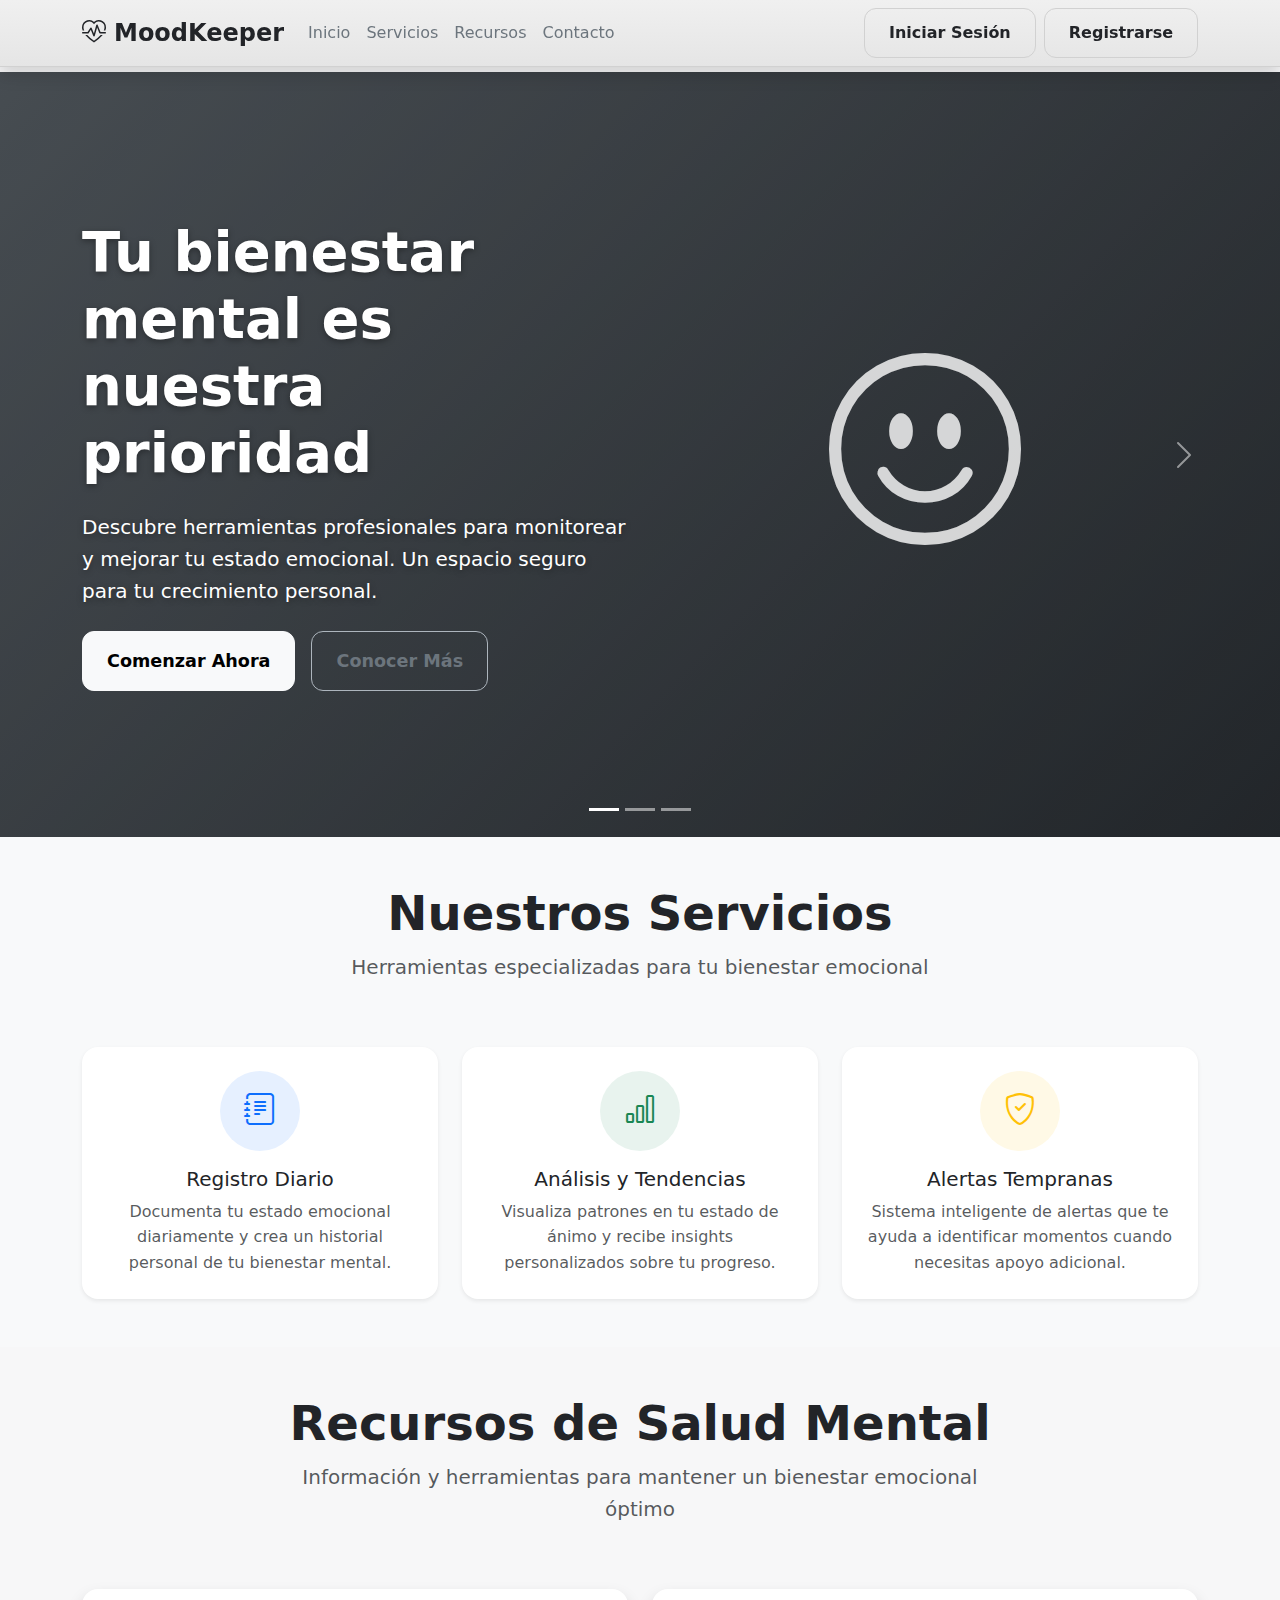
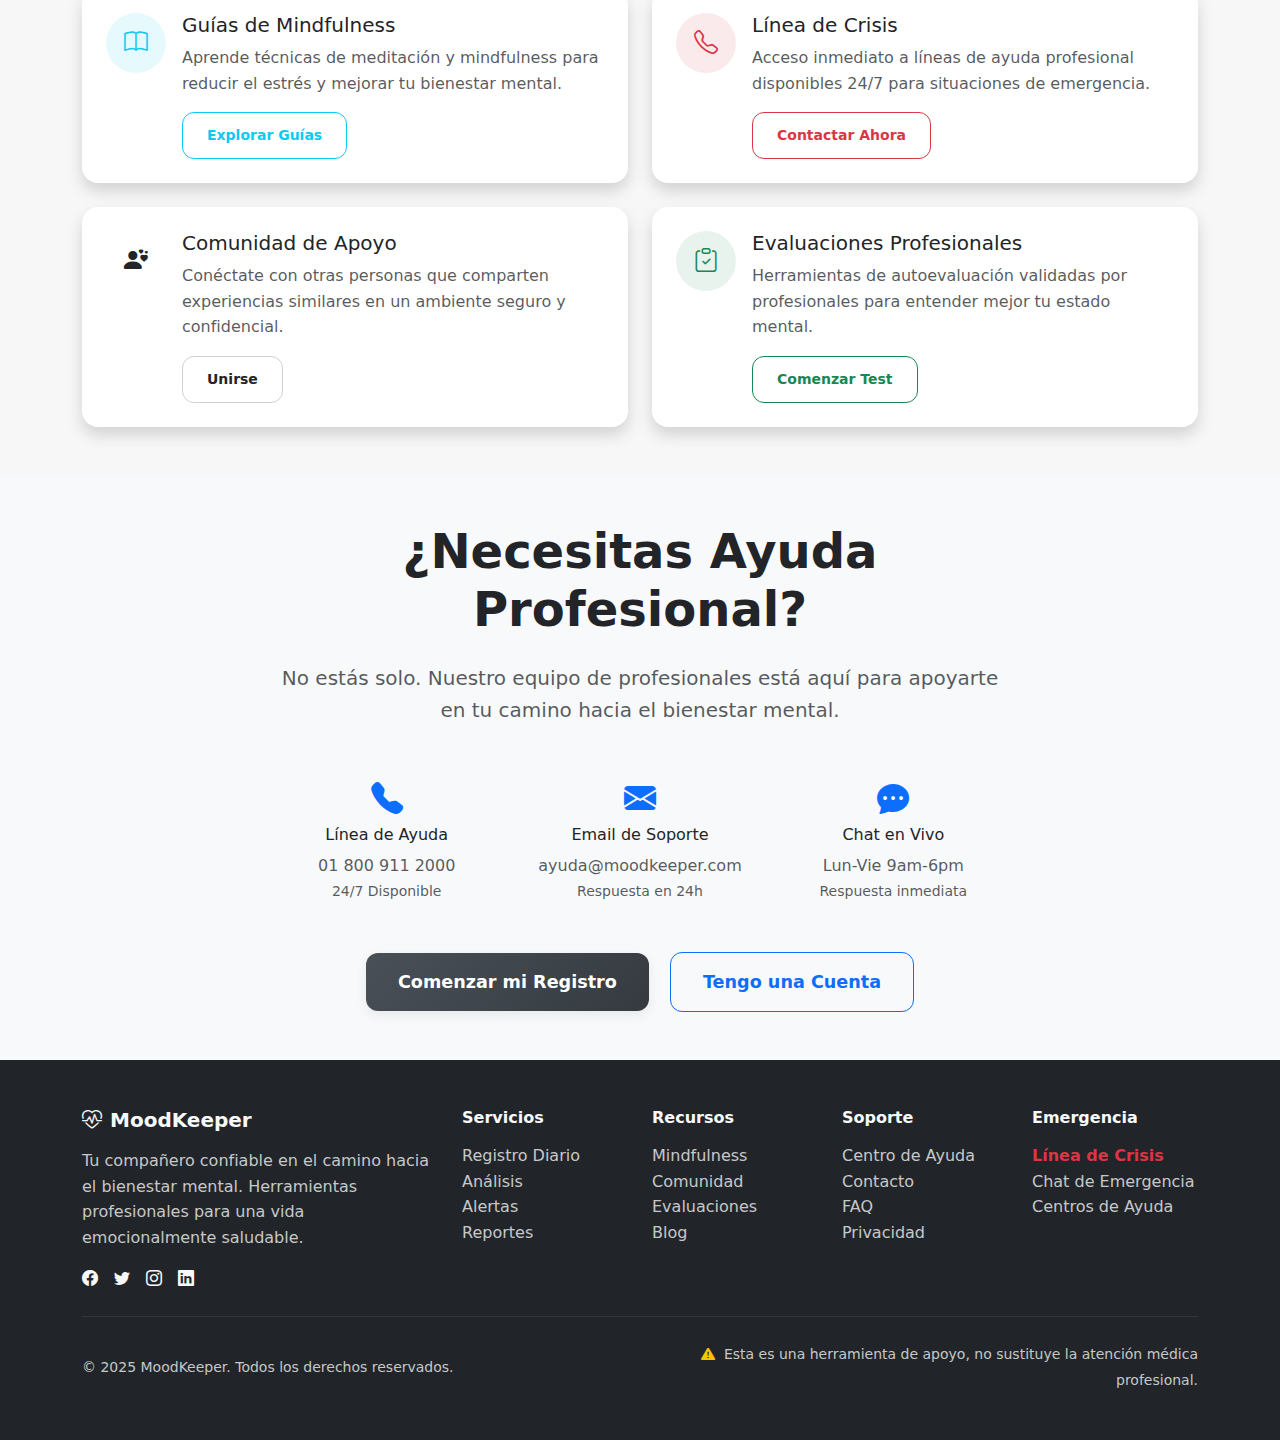
<file: frontend/index.html>
<!doctype html>
<html lang="es">
  <head>
    <meta charset="utf-8" />
    <meta name="viewport" content="width=device-width, initial-scale=1" />
    <title>MoodKeeper — Tu Bienestar Mental Importa</title>
    <link href="https://cdn.jsdelivr.net/npm/bootstrap@5.3.2/dist/css/bootstrap.min.css" rel="stylesheet">
    <link href="https://cdn.jsdelivr.net/npm/bootstrap-icons@1.11.2/font/bootstrap-icons.css" rel="stylesheet">
    <link href="styles.css" rel="stylesheet">
  </head>
  <body id="page-home" data-has-fixed-navbar="true">
    <!-- Navigation -->
    <nav class="navbar navbar-expand-lg navbar-dark bg-primary fixed-top shadow">
      <div class="container">
        <a class="navbar-brand fw-bold" href="index.html">
          <i class="bi bi-heart-pulse me-2"></i>MoodKeeper
        </a>
        <button class="navbar-toggler" type="button" data-bs-toggle="collapse" data-bs-target="#navbarNav">
          <span class="navbar-toggler-icon"></span>
        </button>
        <div class="collapse navbar-collapse" id="navbarNav">
          <ul class="navbar-nav me-auto">
            <li class="nav-item">
              <a class="nav-link active" href="#">Inicio</a>
            </li>
            <li class="nav-item">
              <a class="nav-link" href="#servicios">Servicios</a>
            </li>
            <li class="nav-item">
              <a class="nav-link" href="#recursos">Recursos</a>
            </li>
            <li class="nav-item">
              <a class="nav-link" href="#contacto">Contacto</a>
            </li>
          </ul>
          <div id="navAuth" class="d-flex">
            <a class="btn btn-outline-light me-2" href="login.html">Iniciar Sesión</a>
            <a class="btn btn-light" href="register.html">Registrarse</a>
          </div>
        </div>
      </div>
    </nav>

    <!-- Hero Carousel -->
  <div id="heroCarousel" class="carousel slide carousel-fade" data-bs-ride="carousel">
      <div class="carousel-indicators">
        <button type="button" data-bs-target="#heroCarousel" data-bs-slide-to="0" class="active"></button>
        <button type="button" data-bs-target="#heroCarousel" data-bs-slide-to="1"></button>
        <button type="button" data-bs-target="#heroCarousel" data-bs-slide-to="2"></button>
      </div>
      <div class="carousel-inner">
        <div class="carousel-item active">
          <div class="hero-slide bg-gradient-primary">
            <div class="container">
              <div class="row align-items-center min-vh-75">
                <div class="col-lg-6">
                  <h1 class="display-4 fw-bold text-white mb-4">Tu bienestar mental es nuestra prioridad</h1>
                  <p class="lead text-white-75 mb-4">Descubre herramientas profesionales para monitorear y mejorar tu estado emocional. Un espacio seguro para tu crecimiento personal.</p>
                  <div class="d-flex flex-column flex-sm-row gap-3">
                    <a href="register.html" class="btn btn-light btn-lg px-4">Comenzar Ahora</a>
                    <a href="#servicios" class="btn btn-outline-light btn-lg px-4">Conocer Más</a>
                  </div>
                </div>
                <div class="col-lg-6 text-center">
                  <i class="bi bi-emoji-smile text-white" style="font-size: 12rem; opacity: 0.8;"></i>
                </div>
              </div>
            </div>
          </div>
        </div>
        <div class="carousel-item">
          <div class="hero-slide bg-gradient-success">
            <div class="container">
              <div class="row align-items-center min-vh-75">
                <div class="col-lg-6">
                  <h1 class="display-4 fw-bold text-white mb-4">Monitorea tu progreso diario</h1>
                  <p class="lead text-white-75 mb-4">Registra tus emociones, identifica patrones y recibe insights personalizados para mantener un equilibrio emocional saludable.</p>
                  <div class="d-flex flex-column flex-sm-row gap-3">
                    <a href="dashboard.html" class="btn btn-light btn-lg px-4">Ver Dashboard</a>
                    <a href="#recursos" class="btn btn-outline-light btn-lg px-4">Recursos</a>
                  </div>
                </div>
                <div class="col-lg-6 text-center">
                  <i class="bi bi-graph-up text-white" style="font-size: 12rem; opacity: 0.8;"></i>
                </div>
              </div>
            </div>
          </div>
        </div>
        <div class="carousel-item">
          <div class="hero-slide bg-gradient-info">
            <div class="container">
              <div class="row align-items-center min-vh-75">
                <div class="col-lg-6">
                  <h1 class="display-4 fw-bold text-white mb-4">Apoyo profesional cuando lo necesites</h1>
                  <p class="lead text-white-75 mb-4">Accede a recursos especializados, técnicas de mindfulness y conexión con profesionales de la salud mental.</p>
                  <div class="d-flex flex-column flex-sm-row gap-3">
                    <a href="#contacto" class="btn btn-light btn-lg px-4">Buscar Ayuda</a>
                    <a href="login.html" class="btn btn-outline-light btn-lg px-4">Iniciar Sesión</a>
                  </div>
                </div>
                <div class="col-lg-6 text-center">
                  <i class="bi bi-people text-white" style="font-size: 12rem; opacity: 0.8;"></i>
                </div>
              </div>
            </div>
          </div>
        </div>
      </div>
      <button class="carousel-control-prev" type="button" data-bs-target="#heroCarousel" data-bs-slide="prev">
        <span class="carousel-control-prev-icon"></span>
      </button>
      <button class="carousel-control-next" type="button" data-bs-target="#heroCarousel" data-bs-slide="next">
        <span class="carousel-control-next-icon"></span>
      </button>
    </div>

    <!-- Services Section -->
    <section id="servicios" class="py-5 bg-light">
      <div class="container">
        <div class="row">
          <div class="col-lg-8 mx-auto text-center mb-5">
            <h2 class="display-5 fw-bold">Nuestros Servicios</h2>
            <p class="lead text-muted">Herramientas especializadas para tu bienestar emocional</p>
          </div>
        </div>
        <div class="row g-4">
          <div class="col-md-4">
            <div class="card h-100 shadow-sm border-0">
              <div class="card-body text-center p-4">
                <div class="bg-primary bg-opacity-10 rounded-circle d-inline-flex align-items-center justify-content-center mb-3" style="width: 80px; height: 80px;">
                  <i class="bi bi-journal-text text-primary" style="font-size: 2rem;"></i>
                </div>
                <h5 class="card-title">Registro Diario</h5>
                <p class="card-text text-muted">Documenta tu estado emocional diariamente y crea un historial personal de tu bienestar mental.</p>
              </div>
            </div>
          </div>
          <div class="col-md-4">
            <div class="card h-100 shadow-sm border-0">
              <div class="card-body text-center p-4">
                <div class="bg-success bg-opacity-10 rounded-circle d-inline-flex align-items-center justify-content-center mb-3" style="width: 80px; height: 80px;">
                  <i class="bi bi-bar-chart text-success" style="font-size: 2rem;"></i>
                </div>
                <h5 class="card-title">Análisis y Tendencias</h5>
                <p class="card-text text-muted">Visualiza patrones en tu estado de ánimo y recibe insights personalizados sobre tu progreso.</p>
              </div>
            </div>
          </div>
          <div class="col-md-4">
            <div class="card h-100 shadow-sm border-0">
              <div class="card-body text-center p-4">
                <div class="bg-warning bg-opacity-10 rounded-circle d-inline-flex align-items-center justify-content-center mb-3" style="width: 80px; height: 80px;">
                  <i class="bi bi-shield-check text-warning" style="font-size: 2rem;"></i>
                </div>
                <h5 class="card-title">Alertas Tempranas</h5>
                <p class="card-text text-muted">Sistema inteligente de alertas que te ayuda a identificar momentos cuando necesitas apoyo adicional.</p>
              </div>
            </div>
          </div>
        </div>
      </div>
    </section>

    <!-- Mental Health Resources -->
    <section id="recursos" class="py-5">
      <div class="container">
        <div class="row">
          <div class="col-lg-8 mx-auto text-center mb-5">
            <h2 class="display-5 fw-bold">Recursos de Salud Mental</h2>
            <p class="lead text-muted">Información y herramientas para mantener un bienestar emocional óptimo</p>
          </div>
        </div>
        <div class="row g-4">
          <div class="col-lg-6">
            <div class="card border-0 shadow">
              <div class="card-body p-4">
                <div class="d-flex align-items-start">
                  <div class="bg-info bg-opacity-10 rounded-circle d-flex align-items-center justify-content-center me-3" style="width: 60px; height: 60px; flex-shrink: 0;">
                    <i class="bi bi-book text-info" style="font-size: 1.5rem;"></i>
                  </div>
                  <div>
                    <h5 class="mb-2">Guías de Mindfulness</h5>
                    <p class="text-muted mb-3">Aprende técnicas de meditación y mindfulness para reducir el estrés y mejorar tu bienestar mental.</p>
                    <a href="#" class="btn btn-outline-info btn-sm">Explorar Guías</a>
                  </div>
                </div>
              </div>
            </div>
          </div>
          <div class="col-lg-6">
            <div class="card border-0 shadow">
              <div class="card-body p-4">
                <div class="d-flex align-items-start">
                  <div class="bg-danger bg-opacity-10 rounded-circle d-flex align-items-center justify-content-center me-3" style="width: 60px; height: 60px; flex-shrink: 0;">
                    <i class="bi bi-telephone text-danger" style="font-size: 1.5rem;"></i>
                  </div>
                  <div>
                    <h5 class="mb-2">Línea de Crisis</h5>
                    <p class="text-muted mb-3">Acceso inmediato a líneas de ayuda profesional disponibles 24/7 para situaciones de emergencia.</p>
                    <a href="#" class="btn btn-outline-danger btn-sm">Contactar Ahora</a>
                  </div>
                </div>
              </div>
            </div>
          </div>
          <div class="col-lg-6">
            <div class="card border-0 shadow">
              <div class="card-body p-4">
                <div class="d-flex align-items-start">
                  <div class="bg-purple bg-opacity-10 rounded-circle d-flex align-items-center justify-content-center me-3" style="width: 60px; height: 60px; flex-shrink: 0;">
                    <i class="bi bi-person-hearts text-purple" style="font-size: 1.5rem;"></i>
                  </div>
                  <div>
                    <h5 class="mb-2">Comunidad de Apoyo</h5>
                    <p class="text-muted mb-3">Conéctate con otras personas que comparten experiencias similares en un ambiente seguro y confidencial.</p>
                    <a href="#" class="btn btn-outline-secondary btn-sm">Unirse</a>
                  </div>
                </div>
              </div>
            </div>
          </div>
          <div class="col-lg-6">
            <div class="card border-0 shadow">
              <div class="card-body p-4">
                <div class="d-flex align-items-start">
                  <div class="bg-success bg-opacity-10 rounded-circle d-flex align-items-center justify-content-center me-3" style="width: 60px; height: 60px; flex-shrink: 0;">
                    <i class="bi bi-clipboard-check text-success" style="font-size: 1.5rem;"></i>
                  </div>
                  <div>
                    <h5 class="mb-2">Evaluaciones Profesionales</h5>
                    <p class="text-muted mb-3">Herramientas de autoevaluación validadas por profesionales para entender mejor tu estado mental.</p>
                    <a href="#" class="btn btn-outline-success btn-sm">Comenzar Test</a>
                  </div>
                </div>
              </div>
            </div>
          </div>
        </div>
      </div>
    </section>

    <!-- Contact Section -->
    <section id="contacto" class="py-5 bg-light">
      <div class="container">
        <div class="row">
          <div class="col-lg-8 mx-auto text-center">
            <h2 class="display-5 fw-bold mb-4">¿Necesitas Ayuda Profesional?</h2>
            <p class="lead text-muted mb-4">No estás solo. Nuestro equipo de profesionales está aquí para apoyarte en tu camino hacia el bienestar mental.</p>
            <div class="row g-4 mt-4">
              <div class="col-md-4">
                <div class="text-center">
                  <i class="bi bi-telephone-fill text-primary mb-3" style="font-size: 2rem;"></i>
                  <h6>Línea de Ayuda</h6>
                  <p class="text-muted mb-0">01 800 911 2000</p>
                  <small class="text-muted">24/7 Disponible</small>
                </div>
              </div>
              <div class="col-md-4">
                <div class="text-center">
                  <i class="bi bi-envelope-fill text-primary mb-3" style="font-size: 2rem;"></i>
                  <h6>Email de Soporte</h6>
                  <p class="text-muted mb-0">ayuda@moodkeeper.com</p>
                  <small class="text-muted">Respuesta en 24h</small>
                </div>
              </div>
              <div class="col-md-4">
                <div class="text-center">
                  <i class="bi bi-chat-dots-fill text-primary mb-3" style="font-size: 2rem;"></i>
                  <h6>Chat en Vivo</h6>
                  <p class="text-muted mb-0">Lun-Vie 9am-6pm</p>
                  <small class="text-muted">Respuesta inmediata</small>
                </div>
              </div>
            </div>
            <div class="mt-5">
              <a href="register.html" class="btn btn-primary btn-lg me-3">Comenzar mi Registro</a>
              <a href="login.html" class="btn btn-outline-primary btn-lg">Tengo una Cuenta</a>
            </div>
          </div>
        </div>
      </div>
    </section>

    <!-- Footer -->
    <footer class="bg-dark text-light py-5">
      <div class="container">
        <div class="row g-4">
          <div class="col-lg-4">
            <h5 class="fw-bold mb-3">
              <i class="bi bi-heart-pulse me-2"></i>MoodKeeper
            </h5>
            <p class="text-light-75">Tu compañero confiable en el camino hacia el bienestar mental. Herramientas profesionales para una vida emocionalmente saludable.</p>
            <div class="d-flex gap-3">
              <a href="#" class="text-light"><i class="bi bi-facebook"></i></a>
              <a href="#" class="text-light"><i class="bi bi-twitter"></i></a>
              <a href="#" class="text-light"><i class="bi bi-instagram"></i></a>
              <a href="#" class="text-light"><i class="bi bi-linkedin"></i></a>
            </div>
          </div>
          <div class="col-lg-2">
            <h6 class="fw-bold mb-3">Servicios</h6>
            <ul class="list-unstyled">
              <li><a href="#" class="text-light-75 text-decoration-none">Registro Diario</a></li>
              <li><a href="#" class="text-light-75 text-decoration-none">Análisis</a></li>
              <li><a href="#" class="text-light-75 text-decoration-none">Alertas</a></li>
              <li><a href="#" class="text-light-75 text-decoration-none">Reportes</a></li>
            </ul>
          </div>
          <div class="col-lg-2">
            <h6 class="fw-bold mb-3">Recursos</h6>
            <ul class="list-unstyled">
              <li><a href="#" class="text-light-75 text-decoration-none">Mindfulness</a></li>
              <li><a href="#" class="text-light-75 text-decoration-none">Comunidad</a></li>
              <li><a href="#" class="text-light-75 text-decoration-none">Evaluaciones</a></li>
              <li><a href="#" class="text-light-75 text-decoration-none">Blog</a></li>
            </ul>
          </div>
          <div class="col-lg-2">
            <h6 class="fw-bold mb-3">Soporte</h6>
            <ul class="list-unstyled">
              <li><a href="#" class="text-light-75 text-decoration-none">Centro de Ayuda</a></li>
              <li><a href="#" class="text-light-75 text-decoration-none">Contacto</a></li>
              <li><a href="#" class="text-light-75 text-decoration-none">FAQ</a></li>
              <li><a href="#" class="text-light-75 text-decoration-none">Privacidad</a></li>
            </ul>
          </div>
          <div class="col-lg-2">
            <h6 class="fw-bold mb-3">Emergencia</h6>
            <ul class="list-unstyled">
              <li><a href="#" class="text-danger text-decoration-none fw-bold">Línea de Crisis</a></li>
              <li><a href="#" class="text-light-75 text-decoration-none">Chat de Emergencia</a></li>
              <li><a href="#" class="text-light-75 text-decoration-none">Centros de Ayuda</a></li>
            </ul>
          </div>
        </div>
        <hr class="my-4 border-secondary">
        <div class="row align-items-center">
          <div class="col-md-6">
            <small class="text-light-75">&copy; 2025 MoodKeeper. Todos los derechos reservados.</small>
          </div>
          <div class="col-md-6 text-md-end">
            <small class="text-light-75">
              <span class="text-warning"><i class="bi bi-exclamation-triangle-fill me-1"></i></span>
              Esta es una herramienta de apoyo, no sustituye la atención médica profesional.
            </small>
          </div>
        </div>
      </div>
    </footer>

    <script src="https://cdn.jsdelivr.net/npm/bootstrap@5.3.2/dist/js/bootstrap.bundle.min.js"></script>
    <script src="app.js"></script>
  </body>
  </html>
</file>
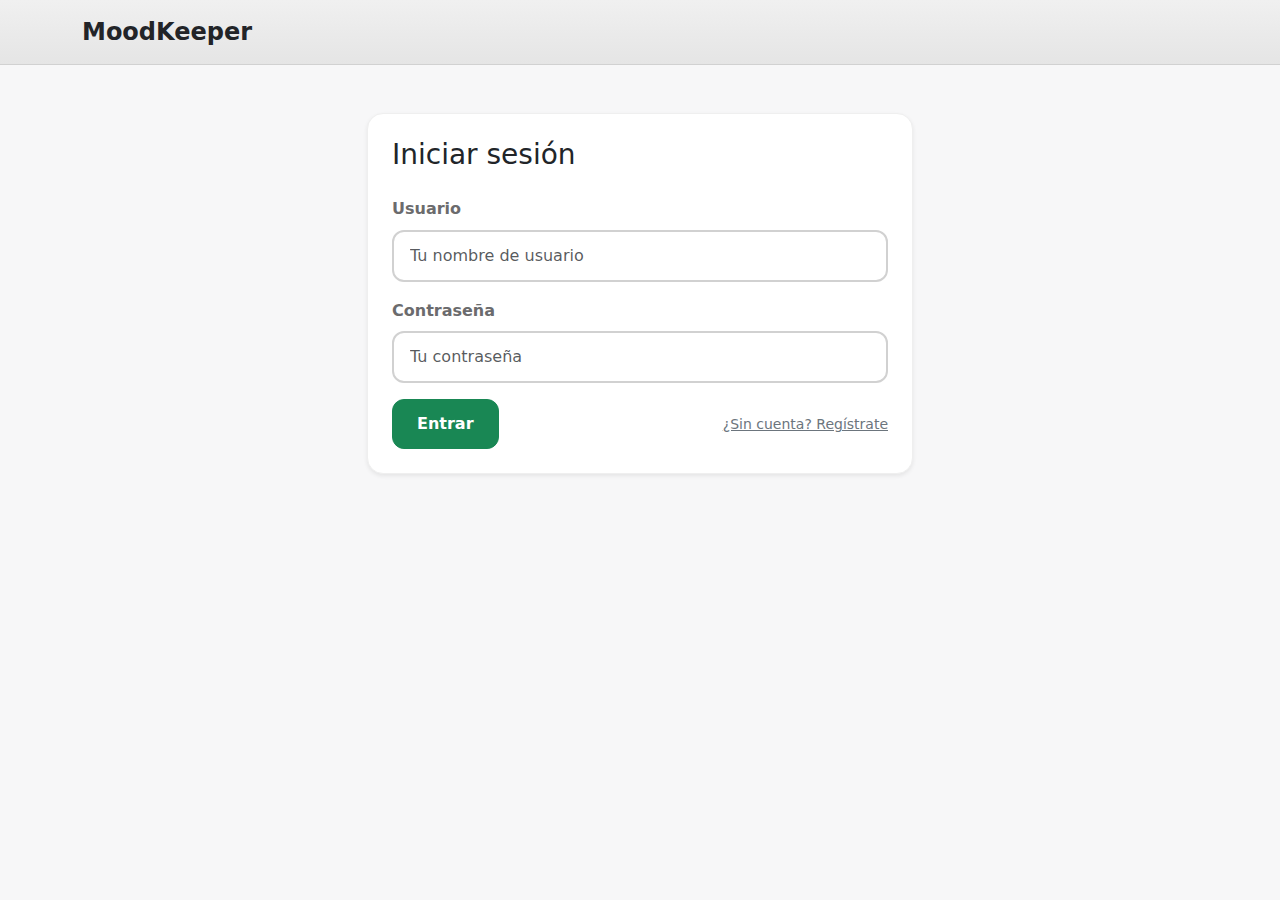
<file: frontend/login.html>
<!doctype html>
<html lang="es">
  <head>
    <meta charset="utf-8" />
    <meta name="viewport" content="width=device-width, initial-scale=1" />
    <title>MoodKeeper — Login</title>
    <link href="https://cdn.jsdelivr.net/npm/bootstrap@5.3.2/dist/css/bootstrap.min.css" rel="stylesheet">
    <link href="styles.css" rel="stylesheet">
  </head>
  <body id="page-login">
    <nav class="mk-navbar navbar navbar-expand-lg navbar-light bg-light">
      <div class="container">
        <a class="navbar-brand" href="index.html">MoodKeeper</a>
      </div>
    </nav>

    <main class="container mt-5">
      <div class="row justify-content-center">
        <div class="col-md-6">
          <div class="card p-4 shadow-sm">
            <h3 class="mb-4">Iniciar sesión</h3>
            <form id="formLogin">
              <div class="mb-3">
                <label class="form-label" for="loginHandle">Usuario</label>
                <input class="form-control" id="loginHandle" type="text" placeholder="Tu nombre de usuario" required autocomplete="username">
              </div>
              <div class="mb-3">
                <label class="form-label" for="loginSecret">Contraseña</label>
                <input class="form-control" id="loginSecret" type="password" placeholder="Tu contraseña" required autocomplete="current-password">
              </div>
              <div class="d-flex justify-content-between align-items-center">
                <button class="btn btn-success" type="submit" id="btnLogin">Entrar</button>
                <a href="register.html" class="small">¿Sin cuenta? Regístrate</a>
              </div>
            </form>
          </div>
        </div>
      </div>
    </main>

    <script src="https://cdn.jsdelivr.net/npm/bootstrap@5.3.2/dist/js/bootstrap.bundle.min.js"></script>
    <script src="app.js"></script>
  </body>
</html>
</file>
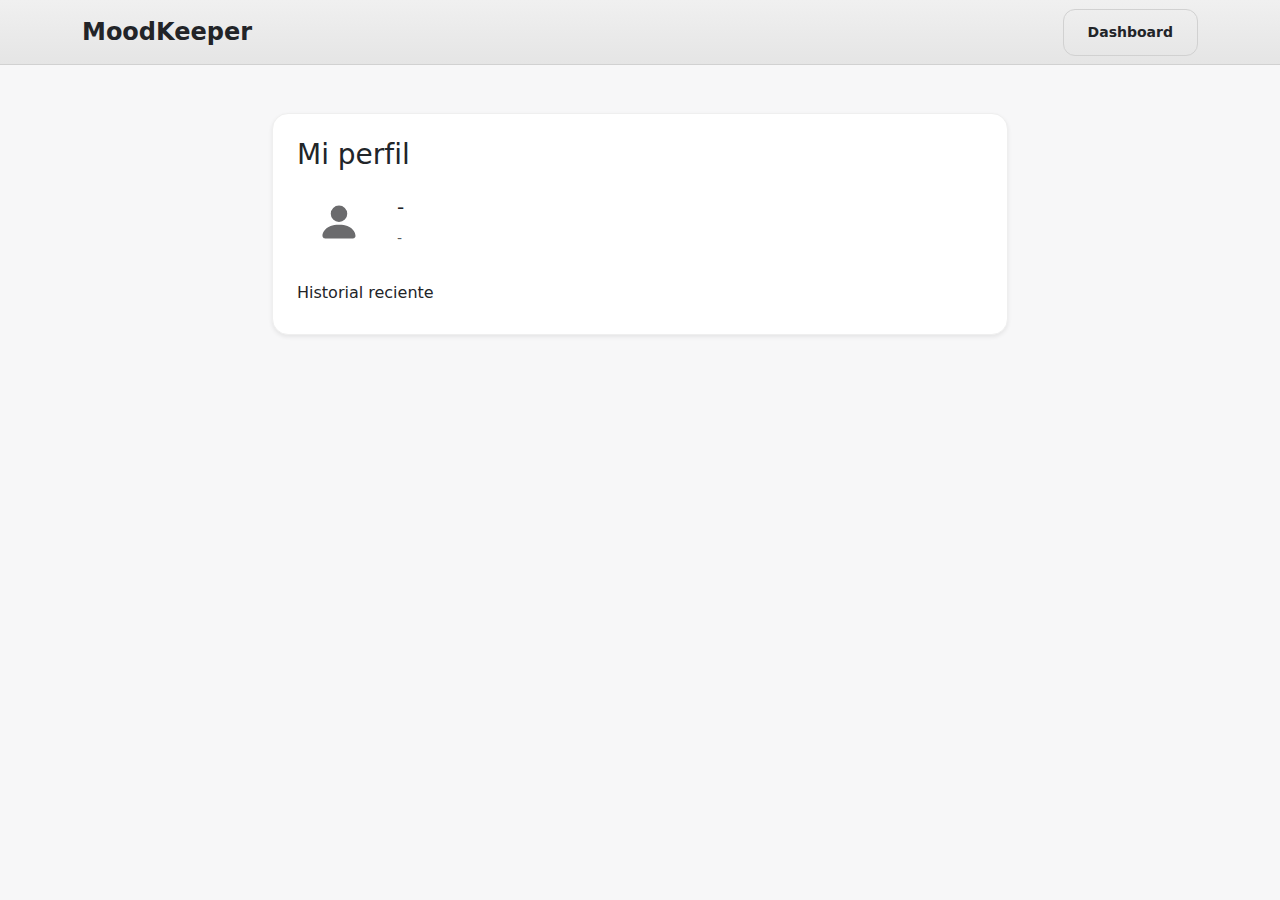
<file: frontend/profile.html>
<!doctype html>
<html lang="es">
  <head>
    <meta charset="utf-8" />
    <meta name="viewport" content="width=device-width, initial-scale=1" />
    <title>MoodKeeper — Perfil</title>
    <link href="https://cdn.jsdelivr.net/npm/bootstrap@5.3.2/dist/css/bootstrap.min.css" rel="stylesheet">
    <link href="styles.css" rel="stylesheet">
  </head>
  <body id="page-profile">
  <!-- Back button removed on profile page -->
    <nav class="mk-navbar navbar navbar-expand-lg navbar-light bg-light">
      <div class="container">
        <a class="navbar-brand" href="index.html">MoodKeeper</a>
        <div class="ms-auto d-flex align-items-center">
          <span id="userHandle" class="me-3"></span>
          <a href="dashboard.html" class="btn btn-outline-secondary btn-sm">Dashboard</a>
        </div>
      </div>
    </nav>

    <main class="container mt-5">
      <div class="row justify-content-center">
        <div class="col-md-8">
          <div class="card p-4 shadow-sm">
            <h3>Mi perfil</h3>
            <div class="d-flex align-items-center mb-3">
              <div class="profile-avatar me-3"></div>
              <div>
                <h5 id="pfHandle">-</h5>
                <div id="pfEmail" class="text-muted small">-</div>
              </div>
            </div>
            <div>
              <p class="mb-1">Historial reciente</p>
              <ul id="pfHistory" class="list-group list-group-flush"></ul>
            </div>
          </div>
        </div>
      </div>
    </main>

    <script src="https://cdn.jsdelivr.net/npm/bootstrap@5.3.2/dist/js/bootstrap.bundle.min.js"></script>
    <script src="app.js"></script>
  </body>
</html>
</file>
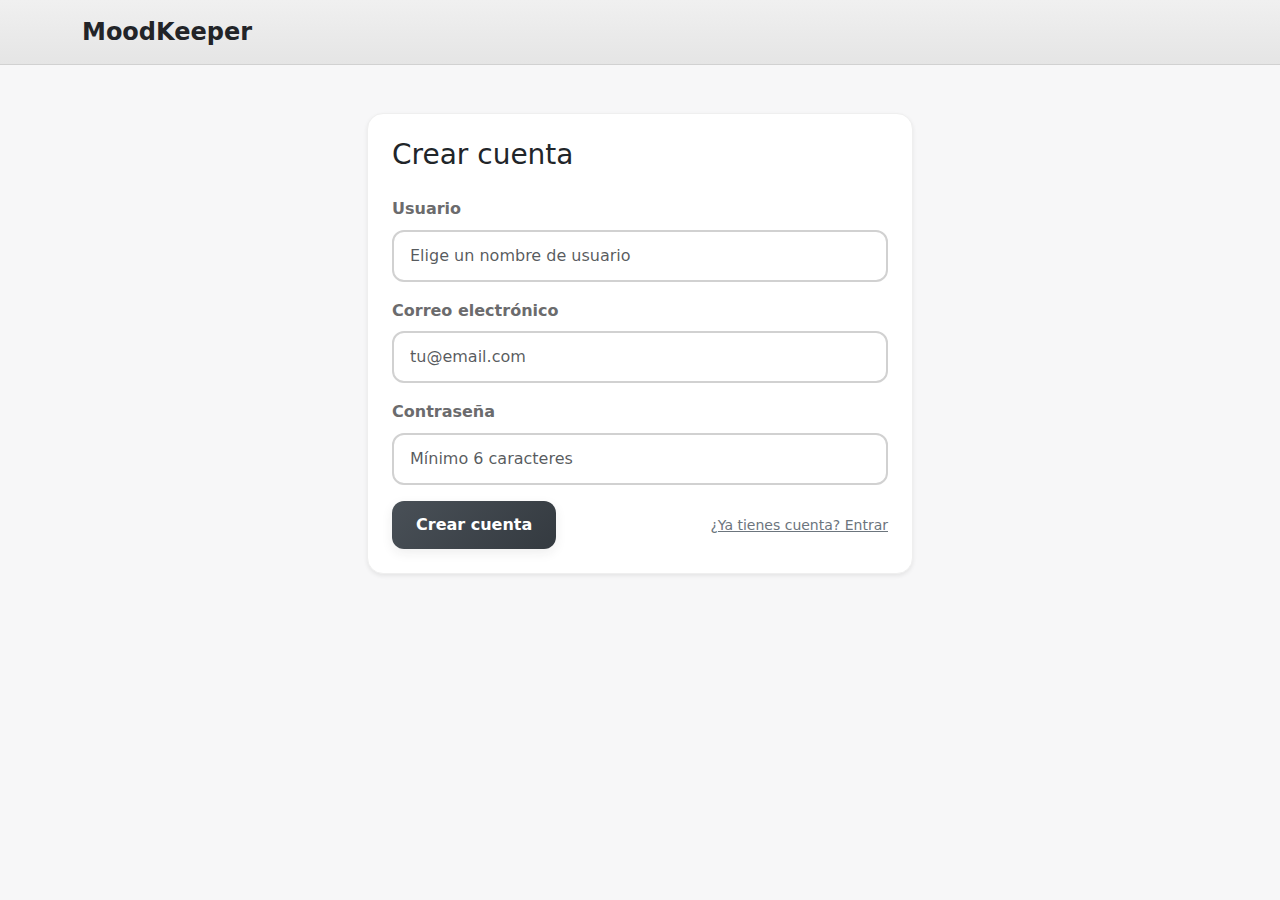
<file: frontend/register.html>
<!doctype html>
<html lang="es">
  <head>
    <meta charset="utf-8" />
    <meta name="viewport" content="width=device-width, initial-scale=1" />
    <title>MoodKeeper — Registrarse</title>
    <link href="https://cdn.jsdelivr.net/npm/bootstrap@5.3.2/dist/css/bootstrap.min.css" rel="stylesheet">
    <link href="styles.css" rel="stylesheet">
  </head>
  <body id="page-register">
    <nav class="mk-navbar navbar navbar-expand-lg navbar-light bg-light">
      <div class="container">
        <a class="navbar-brand" href="index.html">MoodKeeper</a>
      </div>
    </nav>

    <main class="container mt-5">
      <div class="row justify-content-center">
        <div class="col-md-6">
          <div class="card p-4 shadow-sm">
            <h3 class="mb-4">Crear cuenta</h3>
            <form id="formRegister">
              <div class="mb-3">
                <label class="form-label" for="regHandle">Usuario</label>
                <input class="form-control" id="regHandle" type="text" placeholder="Elige un nombre de usuario" required autocomplete="username">
              </div>
              <div class="mb-3">
                <label class="form-label" for="regEmail">Correo electrónico</label>
                <input class="form-control" id="regEmail" type="email" placeholder="tu@email.com" required autocomplete="email">
              </div>
              <div class="mb-3">
                <label class="form-label" for="regSecret">Contraseña</label>
                <input class="form-control" id="regSecret" type="password" placeholder="Mínimo 6 caracteres" minlength="6" required autocomplete="new-password">
              </div>
              <div class="d-flex justify-content-between align-items-center">
                <button class="btn btn-primary" type="submit" id="btnRegister">Crear cuenta</button>
                <a href="login.html" class="small">¿Ya tienes cuenta? Entrar</a>
              </div>
            </form>
          </div>
        </div>
      </div>
    </main>

    <script src="https://cdn.jsdelivr.net/npm/bootstrap@5.3.2/dist/js/bootstrap.bundle.min.js"></script>
    <script src="app.js"></script>
  </body>
</html>
</file>
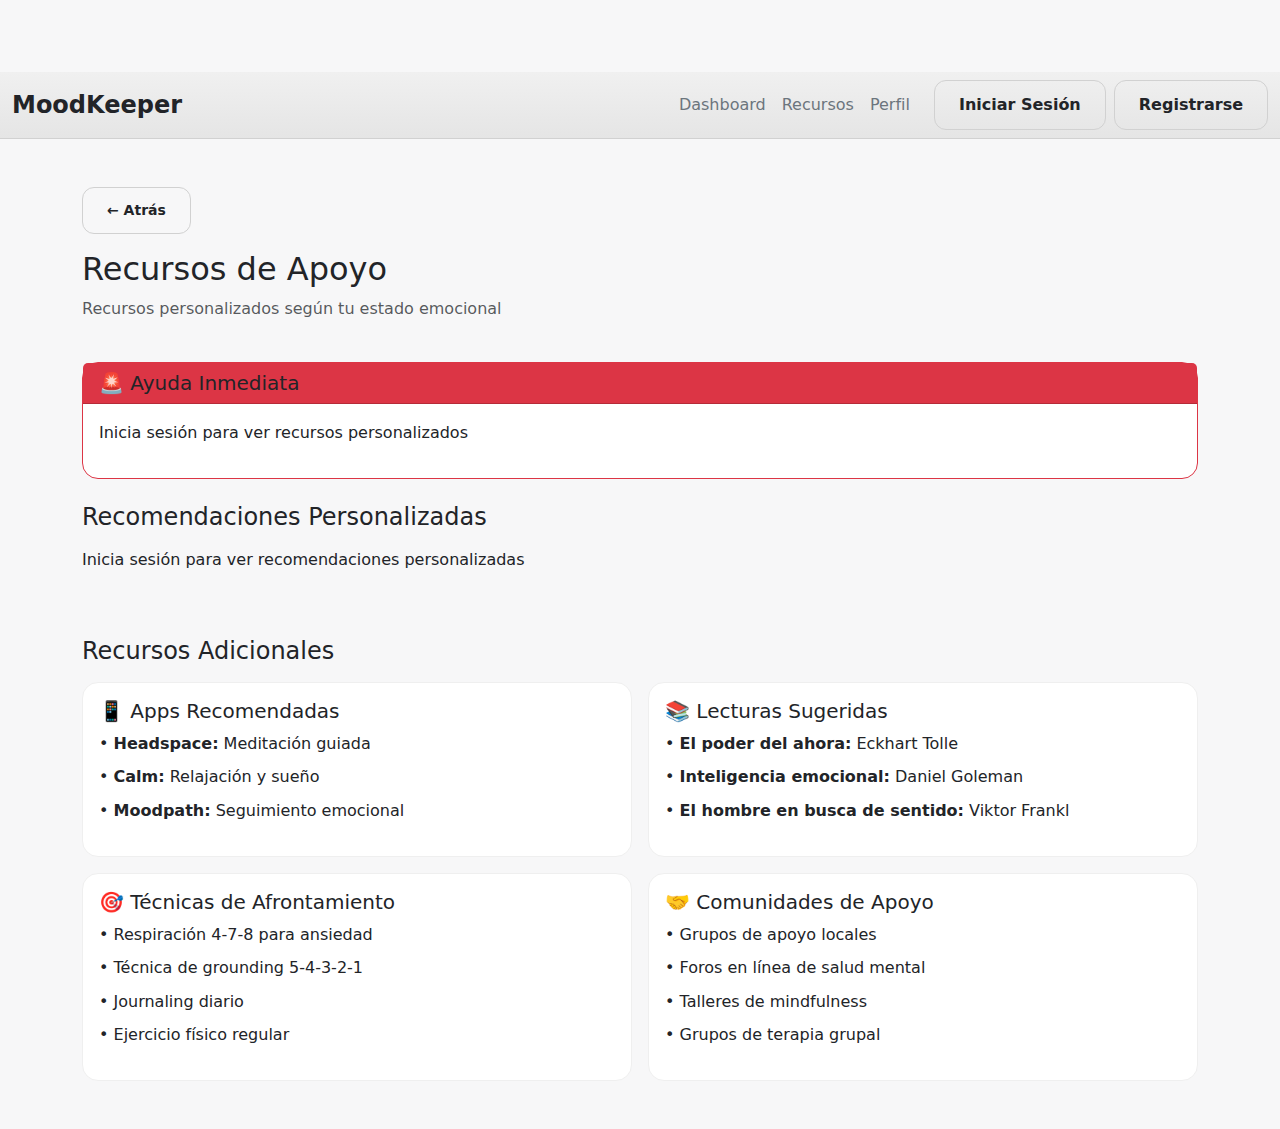
<file: frontend/resources.html>
<!doctype html>
<html lang="es">
  <head>
    <meta charset="utf-8" />
    <meta name="viewport" content="width=device-width, initial-scale=1" />
    <title>MoodKeeper — Recursos de Apoyo</title>
    <link href="https://cdn.jsdelivr.net/npm/bootstrap@5.3.2/dist/css/bootstrap.min.css" rel="stylesheet">
    <link href="styles.css" rel="stylesheet">
  </head>
  <body id="page-resources" data-has-fixed-navbar="true">
    <nav class="navbar navbar-expand-lg navbar-dark" style="background: var(--mk-gradient);">
      <div class="container-fluid">
        <a class="navbar-brand" href="index.html">MoodKeeper</a>
        <button class="navbar-toggler" type="button" data-bs-toggle="collapse" data-bs-target="#navbarNav" aria-controls="navbarNav" aria-expanded="false" aria-label="Toggle navigation">
          <span class="navbar-toggler-icon"></span>
        </button>
        <div class="collapse navbar-collapse" id="navbarNav">
          <ul class="navbar-nav ms-auto">
            <li class="nav-item"><a class="nav-link" href="dashboard.html">Dashboard</a></li>
            <li class="nav-item"><a class="nav-link active" href="resources.html">Recursos</a></li>
            <li class="nav-item"><a class="nav-link" href="profile.html">Perfil</a></li>
          </ul>
          <div id="navAuth" class="d-flex ms-3"></div>
        </div>
      </div>
    </nav>

    <div class="container py-5">
      <div class="row mb-4">
        <div class="col-12">
          <button class="btn btn-sm btn-outline-secondary mb-3" onclick="history.back()">← Atrás</button>
          <h2 class="mb-2">Recursos de Apoyo</h2>
          <p class="text-muted">Recursos personalizados según tu estado emocional</p>
        </div>
      </div>

      <!-- Emergency Resources -->
      <div class="row mb-4">
        <div class="col-12">
          <div class="card border-danger">
            <div class="card-header bg-danger text-white">
              <h5 class="mb-0">🚨 Ayuda Inmediata</h5>
            </div>
            <div class="card-body" id="emergencyResources">
              <p class="text-muted">Cargando recursos de emergencia...</p>
            </div>
          </div>
        </div>
      </div>

      <!-- Recommended Resources -->
      <div class="row">
        <div class="col-12">
          <h4 class="mb-3">Recomendaciones Personalizadas</h4>
          <div id="recommendedResources" class="row g-3">
            <p class="text-muted">Cargando recomendaciones...</p>
          </div>
        </div>
      </div>

      <!-- Additional Resources -->
      <div class="row mt-5">
        <div class="col-12">
          <h4 class="mb-3">Recursos Adicionales</h4>
          <div class="row g-3">
            <div class="col-md-6">
              <div class="card">
                <div class="card-body">
                  <h5 class="card-title">📱 Apps Recomendadas</h5>
                  <ul class="list-unstyled">
                    <li class="mb-2">• <strong>Headspace:</strong> Meditación guiada</li>
                    <li class="mb-2">• <strong>Calm:</strong> Relajación y sueño</li>
                    <li class="mb-2">• <strong>Moodpath:</strong> Seguimiento emocional</li>
                  </ul>
                </div>
              </div>
            </div>
            <div class="col-md-6">
              <div class="card">
                <div class="card-body">
                  <h5 class="card-title">📚 Lecturas Sugeridas</h5>
                  <ul class="list-unstyled">
                    <li class="mb-2">• <strong>El poder del ahora:</strong> Eckhart Tolle</li>
                    <li class="mb-2">• <strong>Inteligencia emocional:</strong> Daniel Goleman</li>
                    <li class="mb-2">• <strong>El hombre en busca de sentido:</strong> Viktor Frankl</li>
                  </ul>
                </div>
              </div>
            </div>
            <div class="col-md-6">
              <div class="card">
                <div class="card-body">
                  <h5 class="card-title">🎯 Técnicas de Afrontamiento</h5>
                  <ul class="list-unstyled">
                    <li class="mb-2">• Respiración 4-7-8 para ansiedad</li>
                    <li class="mb-2">• Técnica de grounding 5-4-3-2-1</li>
                    <li class="mb-2">• Journaling diario</li>
                    <li class="mb-2">• Ejercicio físico regular</li>
                  </ul>
                </div>
              </div>
            </div>
            <div class="col-md-6">
              <div class="card">
                <div class="card-body">
                  <h5 class="card-title">🤝 Comunidades de Apoyo</h5>
                  <ul class="list-unstyled">
                    <li class="mb-2">• Grupos de apoyo locales</li>
                    <li class="mb-2">• Foros en línea de salud mental</li>
                    <li class="mb-2">• Talleres de mindfulness</li>
                    <li class="mb-2">• Grupos de terapia grupal</li>
                  </ul>
                </div>
              </div>
            </div>
          </div>
        </div>
      </div>
    </div>

    <script src="https://cdn.jsdelivr.net/npm/bootstrap@5.3.2/dist/js/bootstrap.bundle.min.js"></script>
    <script src="app.js"></script>
    <script>
      // Load resources on page load
      async function loadResources() {
        const token = localStorage.getItem('mk_token');
        if (!token) {
          document.getElementById('emergencyResources').innerHTML = '<p>Inicia sesión para ver recursos personalizados</p>';
          document.getElementById('recommendedResources').innerHTML = '<p>Inicia sesión para ver recomendaciones personalizadas</p>';
          return;
        }

        try {
          const res = await fetch('http://127.0.0.1:8001/api/resources', {
            headers: { 'Authorization': 'Bearer ' + token }
          });

          if (res.ok) {
            const data = await res.json();
            
            // Render emergency resources
            const emergencyHTML = data.emergency.map(r => `
              <div class="mb-3">
                <h6 class="mb-1">${r.title}</h6>
                <p class="mb-1 small">${r.description}</p>
                <p class="mb-0"><strong>Contacto:</strong> <a href="tel:${r.contact}">${r.contact}</a></p>
              </div>
            `).join('<hr>');
            document.getElementById('emergencyResources').innerHTML = emergencyHTML;

            // Render recommended resources
            const recommendedHTML = data.recommended.map(r => `
              <div class="col-md-6 col-lg-4">
                <div class="card h-100">
                  <div class="card-body">
                    <h6 class="card-title">${r.title}</h6>
                    <p class="card-text small">${r.description}</p>
                    <span class="badge bg-primary">${r.type}</span>
                  </div>
                </div>
              </div>
            `).join('');
            document.getElementById('recommendedResources').innerHTML = recommendedHTML;
          } else {
            throw new Error('Error al cargar recursos');
          }
        } catch (error) {
          console.error('Error loading resources:', error);
          document.getElementById('emergencyResources').innerHTML = '<p class="text-danger">Error al cargar recursos de emergencia</p>';
          document.getElementById('recommendedResources').innerHTML = '<p class="text-danger">Error al cargar recomendaciones</p>';
        }
      }

      // Initialize
      document.addEventListener('DOMContentLoaded', () => {
        TOKEN = localStorage.getItem('mk_token');
        HANDLE = localStorage.getItem('mk_handle');
        renderNavAuth();
        loadResources();
      });
    </script>
  </body>
</html>
</file>
<file: frontend/styles.css>
/* MoodKeeper custom styles - separate file for a professional look */
:root{
  --mk-bg: #f7f7f8;
  --mk-surface: #ffffff;
  --mk-muted-1: #efefef;
  --mk-muted-2: #d1d1d1;
  --mk-text: #222428;
  --mk-muted-text: #6b6b6d;
  --mk-accent: #9e9e9e;
  --bs-primary: #343a40; /* gris carbón */
  --bs-secondary: #6c757d;
  --bs-muted: #adb5bd;
}

body{ 
  margin: 0;
  padding-top: 0; 
  background: var(--mk-bg); 
  color: var(--mk-text); 
  font-family: Inter, system-ui, -apple-system, 'Segoe UI', Roboto, 'Helvetica Neue', Arial; 
  line-height: 1.6;
}

/* When navbar is fixed-top, add top-padding to body so content isn't hidden under the bar.
   Use a data-attribute so pages that need it can opt-in (we set it in templates by default).
   Adjust value if your navbar height changes. */
body[data-has-fixed-navbar="true"] { padding-top: 72px; }

html, body { height: 100%; }

/* Navbar Styles */
.navbar-brand {
  font-weight: 700;
  font-size: 1.5rem;
}

/* Make all navbars use gray tones */
.mk-navbar, .navbar, .navbar.bg-light, .navbar.bg-white {
  background: linear-gradient(180deg, #f0f0f0, #e5e5e5) !important;
  border-bottom: 1px solid var(--mk-muted-2);
}

.mk-navbar .navbar-brand, .navbar .navbar-brand {
  color: var(--mk-text) !important;
}

.mk-navbar .nav-link, .navbar .nav-link {
  color: var(--bs-secondary) !important;
  font-weight: 500;
}

.mk-navbar .nav-link:hover, .navbar .nav-link:hover {
  color: var(--mk-text) !important;
}

/* Navbar buttons */
.mk-navbar .btn, .navbar .btn {
  background: transparent;
  color: var(--mk-text);
  border-color: var(--mk-muted-2);
}

.mk-navbar .btn-primary, .navbar .btn-primary {
  background: linear-gradient(135deg,#4f5456,#343a40);
  color: #fff;
}

/* Hero Carousel Styles */
.hero-slide {
  min-height: 85vh;
  display: flex;
  align-items: center;
  position: relative;
}

.bg-gradient-primary {
  background: linear-gradient(135deg, #6c757d 0%, #343a40 100%); /* gris medio -> gris carbón */
}

.bg-gradient-success {
  background: linear-gradient(135deg, #5f6366 0%, #3e4446 100%); /* gris medio-oscuro para contraste */
}

.bg-gradient-info {
  background: linear-gradient(135deg, #6b6f72 0%, #424547 100%); /* gris medio-oscuro para contraste */
}

.min-vh-75 {
  min-height: 75vh;
}

.text-white-75 {
  color: rgba(255,255,255,0.85);
}

.text-light-75 {
  color: rgba(255,255,255,0.75);
}

/* Card Styles */
.card {
  background: var(--mk-surface);
  border: 1px solid var(--mk-muted-1);
  border-radius: 16px;
  transition: transform 0.3s ease, box-shadow 0.3s ease;
}

.card:hover {
  transform: translateY(-5px);
  box-shadow: 0 10px 25px rgba(0,0,0,0.08);
}

/* Ensure readable text on dark hero backgrounds */
.hero-slide h1, .hero-slide .lead, .hero-slide p {
  color: #ffffff !important;
}

/* Dark overlay to improve text contrast on gray gradients */
.hero-slide::before{
  content: '';
  position: absolute;
  inset: 0;
  background: linear-gradient(rgba(0,0,0,0.35), rgba(0,0,0,0.35));
  z-index: 1;
}
.hero-slide > .container{ position: relative; z-index: 2 }
.hero-slide h1, .hero-slide .lead, .hero-slide p { text-shadow: 0 2px 6px rgba(0,0,0,0.35); }

/* Make card text darker for contrast on light backgrounds */
.card .card-body, .card h5, .card p, .card .card-text {
  color: var(--mk-text);
}

/* Button Styles */
.btn {
  border-radius: 12px;
  font-weight: 600;
  padding: 12px 24px;
  transition: all 0.3s ease;
}

.btn-lg {
  padding: 16px 32px;
  font-size: 1.1rem;
}

.btn-primary {
  background: linear-gradient(135deg, #495057, #343a40); /* botones en escala de grises */
  color: #fff;
  border: none;
  box-shadow: 0 4px 12px rgba(33,33,33,0.08);
}

.btn-primary:hover {
  transform: translateY(-2px);
  box-shadow: 0 6px 18px rgba(33,33,33,0.12);
}

.btn-outline-light, .btn-outline-light:hover {
  color: var(--bs-secondary);
  border-color: var(--bs-muted);
  background: transparent;
}

.btn-outline-secondary {
  color: var(--bs-secondary);
  border-color: var(--bs-secondary);
}

/* Section Spacing */
section {
  padding: 80px 0;
}

/* Background Colors */
.bg-muted-variant {
  background-color: var(--mk-accent) !important;
}

.bg-muted-variant.bg-opacity-10 {
  background-color: rgba(158,158,158,0.08) !important;
}

.text-muted-variant {
  color: var(--mk-accent) !important;
}

/* Form Styles */
input.form-control, textarea.form-control {
  box-shadow: none;
  border-radius: 12px;
  border: 2px solid var(--mk-muted-2);
  background: #fff;
  padding: 12px 16px;
  transition: border-color 0.3s ease;
}

input.form-control:focus, textarea.form-control:focus {
  border-color: var(--bs-primary);
  box-shadow: 0 0 0 0.12rem rgba(52,58,64,0.12);
}

label.form-label {
  font-weight: 600;
  color: var(--mk-muted-text);
  margin-bottom: 8px;
}

/* Charts: make them larger and centered */
.chart-large {
  width: 100%;
  height: 420px;
  display: block;
  object-fit: contain;
  background: var(--mk-muted-1);
  border-radius: 12px;
  padding: 8px;
}

.chart-grid {
  display: grid;
  grid-template-columns: 1fr 1fr;
  gap: 1rem;
}

/* Survey Visibility */
.survey-hidden {
  display: none;
}

.survey-visible {
  display: block;
}

/* Tables */
/* Alerts table specific styling - boxed table look */
#alertsCard { border-radius: 12px; overflow: hidden; box-shadow: 0 6px 18px rgba(17,17,19,0.03); }
.alerts-card-header { background: linear-gradient(90deg,#fafafa,#f1f1f1); padding: 12px 16px; border-bottom: 1px solid var(--mk-muted-2); }

/* Make the table look like a proper boxed table with cell borders */
#alertsTable { width:100%; border-collapse: separate; border-spacing: 0; font-size:0.95rem; }
#alertsTable thead th { font-weight:700; font-size:0.9rem; color:var(--mk-text); padding: 12px 14px; text-align:left; background: linear-gradient(180deg,#fbfbfb,#f6f6f6); border-bottom: 2px solid var(--mk-muted-2); }
#alertsTable tbody td { padding: 10px 14px; vertical-align: middle; border-bottom: 1px solid rgba(0,0,0,0.04); color: var(--mk-text); }

/* stronger row separators and subtle cells borders */
#alertsTable tbody tr { background: var(--mk-surface); }
#alertsTable tbody tr + tr td { border-top: 1px solid rgba(0,0,0,0.04); }

/* zebra striping for clarity */
#alertsTable tbody tr:nth-child(odd) { background: rgba(0,0,0,0.015); }

.badge-mood { display:inline-flex; align-items:center; padding:6px 10px; border-radius:10px; font-weight:700; background: transparent; border:1px solid rgba(0,0,0,0.06); }

/* Professional alerts table enhancements */
#alertsTable tbody tr { transition: background 0.12s ease, transform 0.06s ease; }
#alertsTable tbody tr:hover { background: rgba(52,58,64,0.03); transform: translateY(-1px); }
.user-cell { display:flex; align-items:center; gap:10px }
.user-cell .avatar-sm { width:40px; height:40px; border-radius:50%; background: linear-gradient(135deg,#efefef,#e1e1e1); flex-shrink:0; box-shadow: 0 2px 6px rgba(0,0,0,0.04); }
.note-preview { color: var(--mk-muted-text); font-size:0.92rem; max-width:360px; white-space:nowrap; overflow:hidden; text-overflow:ellipsis }
.actions-cell { white-space:nowrap }
.actions-cell button{ padding:6px 10px; font-size:0.85rem; border-radius:8px }

/* Modal for viewing full alert note */
.alert-note-modal .modal-body{ white-space:normal; color:var(--mk-text); }

/* Lightweight custom modal (fallback when Bootstrap isn't available) */
.mk-modal-overlay{ position:fixed; inset:0; background:rgba(0,0,0,0.45); display:none; align-items:center; justify-content:center; z-index:2000 }
.mk-modal{ background:var(--mk-surface); border-radius:12px; width:calc(100% - 48px); max-width:560px; box-shadow:0 12px 40px rgba(0,0,0,0.28); overflow:hidden }
.mk-modal .mk-modal-header{ padding:16px 20px; border-bottom:1px solid rgba(0,0,0,0.06); display:flex; align-items:center; justify-content:space-between }
.mk-modal .mk-modal-body{ padding:18px 20px; color:var(--mk-text); }
.mk-modal .mk-modal-footer{ padding:12px 16px; border-top:1px solid rgba(0,0,0,0.04); display:flex; gap:8px; justify-content:flex-end }
.mk-modal .btn{ border-radius:8px }
.mk-modal-overlay.show{ display:flex }


/* Shadows */
.shadow-sm {
  box-shadow: 0 4px 18px rgba(17,17,19,0.06);
}

/* Profile avatar */
.profile-avatar {
  width: 84px;
  height: 84px;
  border-radius: 50%;
  background: linear-gradient(135deg, #efefef, #e1e1e1);
  display: inline-block;
}
  /* Use an embedded person icon for avatars (profile and small avatars) */
  .profile-avatar,
  .user-cell .avatar-sm {
    background-repeat: no-repeat;
    background-position: center;
    background-size: 52% 52%;
  }
  .profile-avatar {
    background-image: url("data:image/svg+xml;utf8,<svg xmlns='http://www.w3.org/2000/svg' viewBox='0 0 16 16'><path fill='%236b6b6d' d='M3 14s-1 0-1-1 1-4 6-4 6 3 6 4-1 1-1 1H3zm5-6a3 3 0 1 0 0-6 3 3 0 0 0 0 6z'/></svg>");
  }
  .user-cell .avatar-sm {
    background-image: url("data:image/svg+xml;utf8,<svg xmlns='http://www.w3.org/2000/svg' viewBox='0 0 16 16'><path fill='%236b6b6d' d='M3 14s-1 0-1-1 1-4 6-4 6 3 6 4-1 1-1 1H3zm5-6a3 3 0 1 0 0-6 3 3 0 0 0 0 6z'/></svg>");
  }

/* Footer */
footer {
  margin-top: auto;
}

footer a:hover {
  color: #fff !important;
  text-decoration: none;
}

/* Make links neutral gray by default */
a, a.nav-link {
  color: var(--bs-secondary);
}

a:hover, a.nav-link:hover {
  color: var(--mk-text);
}

/* Responsive Design */
@media (max-width: 768px) {
  .hero-slide {
    min-height: 70vh;
    text-align: center;
  }
  
  .display-4 {
    font-size: 2.5rem;
  }
  
  section {
    padding: 60px 0;
  }
  
  .chart-grid {
    grid-template-columns: 1fr;
  }
}

@media (max-width: 576px) {
  .btn-lg {
    padding: 14px 28px;
    font-size: 1rem;
  }
  
  .display-4 {
    font-size: 2rem;
  }
}

/* Dashboard sidebar layout */
#dashboardLayout { min-height: 100vh; }

#dashboardLayout { display:flex; align-items:flex-start; }
#sidebar {
  width: 240px;
  flex: 0 0 240px;
  min-height: 100vh;
  position: fixed;
  left: 0;
  top: 0;
  right: auto;
  bottom: 0;
  overflow-y: auto;
  z-index: 1000;
  background: linear-gradient(180deg,#f5f5f5,#ececec);
  padding-top: 6px;
}

#mainContent { margin-left: 260px; padding-top: 12px; }

@media (max-width: 992px){
  #sidebar{ position: relative; width:100%; flex: 0 0 auto; }
  #mainContent{ margin-left:0; }
}

/* Sidebar internals */
.sidebar-header{ padding-top:8px; padding-bottom:8px; }
.sidebar-header .navbar-brand{ margin:0; font-size:1.25rem; }
.sidebar-header .small{ display:block; color:var(--mk-muted-text); }
.nav.flex-column .nav-link{ padding: 0.6rem 1rem; color:var(--bs-secondary); }
.nav.flex-column .nav-link.active{ background: rgba(0,0,0,0.04); font-weight:600; color:var(--mk-text); }
.nav.flex-column .nav-link:hover{ background: rgba(0,0,0,0.03); color:var(--mk-text); }
.btn-outline-secondary{ border-color: var(--mk-muted-2); color:var(--mk-text); }

/* Floating action button */
.fab{
  position: fixed;
  right: 24px;
  bottom: 24px;
  width: 56px;
  height: 56px;
  border-radius: 50%;
  display: inline-flex;
  align-items: center;
  justify-content: center;
  box-shadow: 0 8px 24px rgba(0,0,0,0.15);
  z-index: 1050;
}

/* Make the icon inside the FAB slightly larger without changing the button size */
.fab svg { width: 24px; height: 24px; display:block; }
.fab svg path { transform-origin: center; }
</file>
